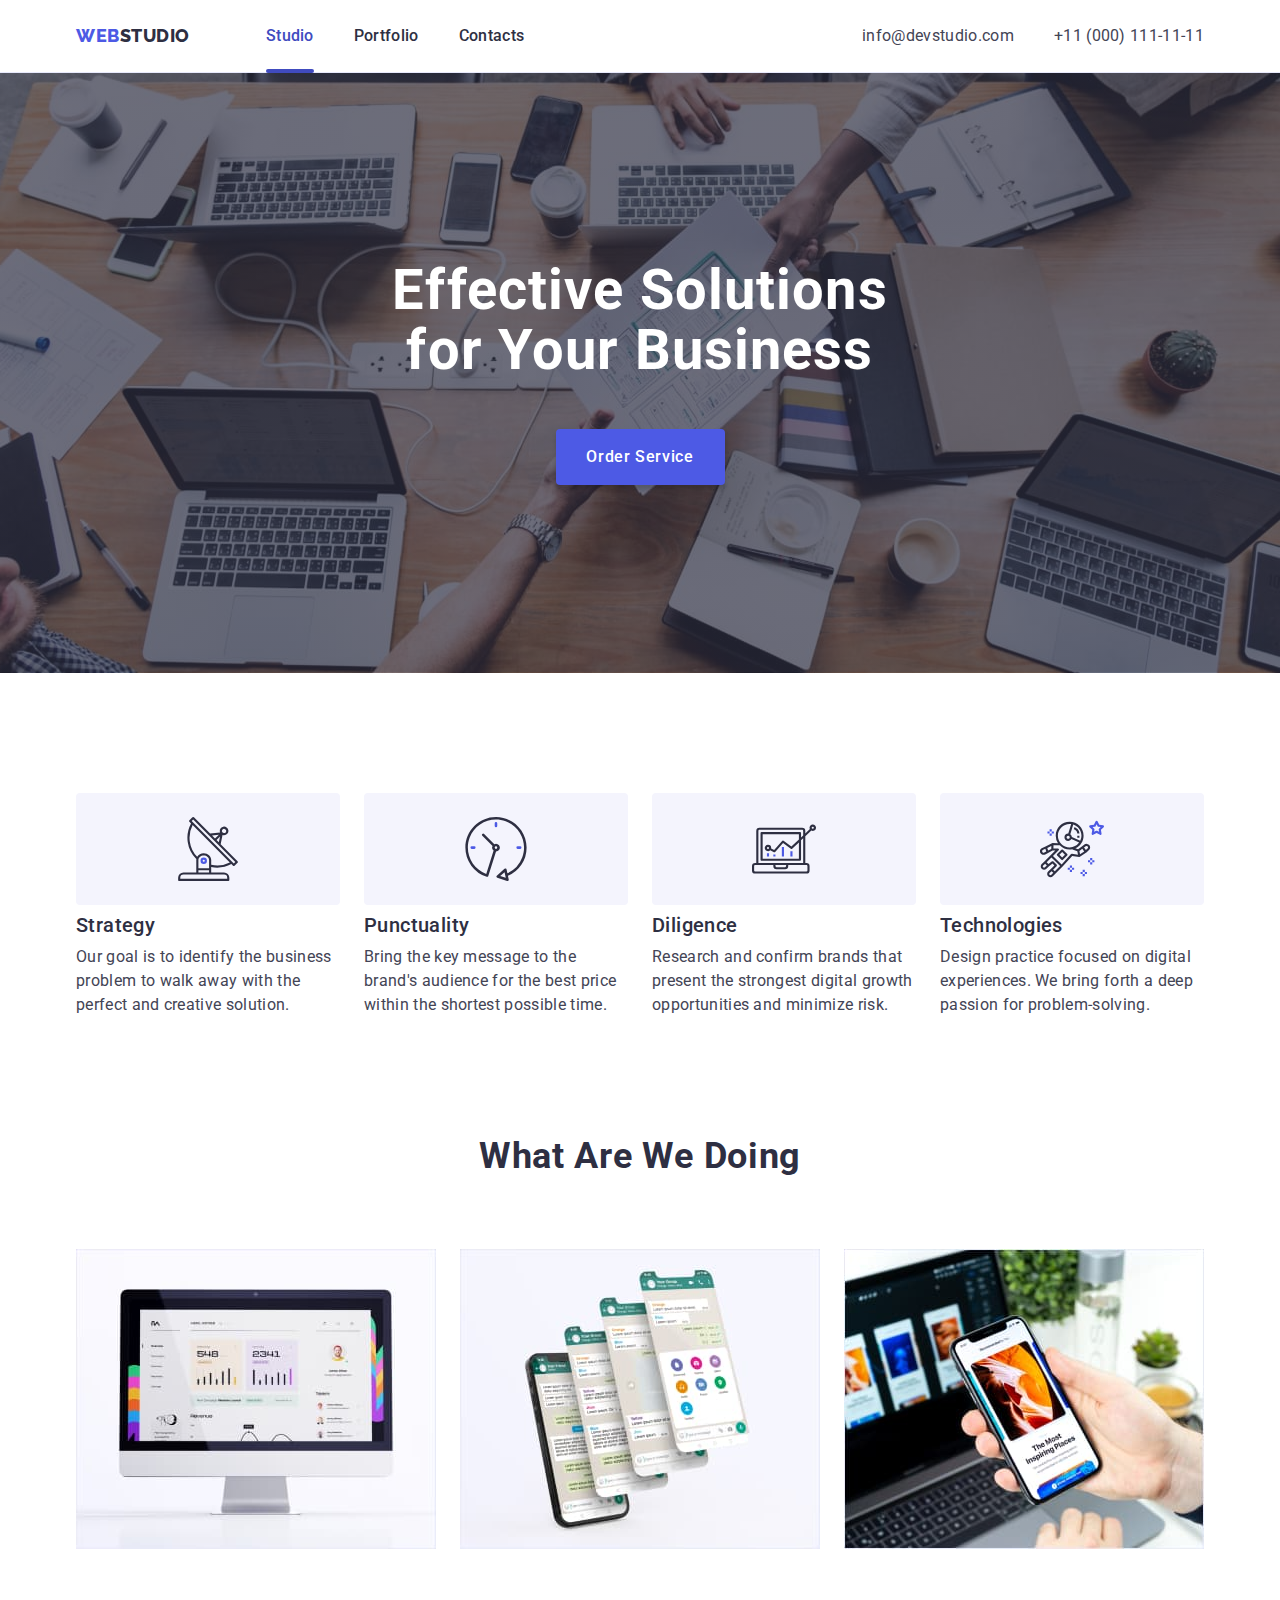
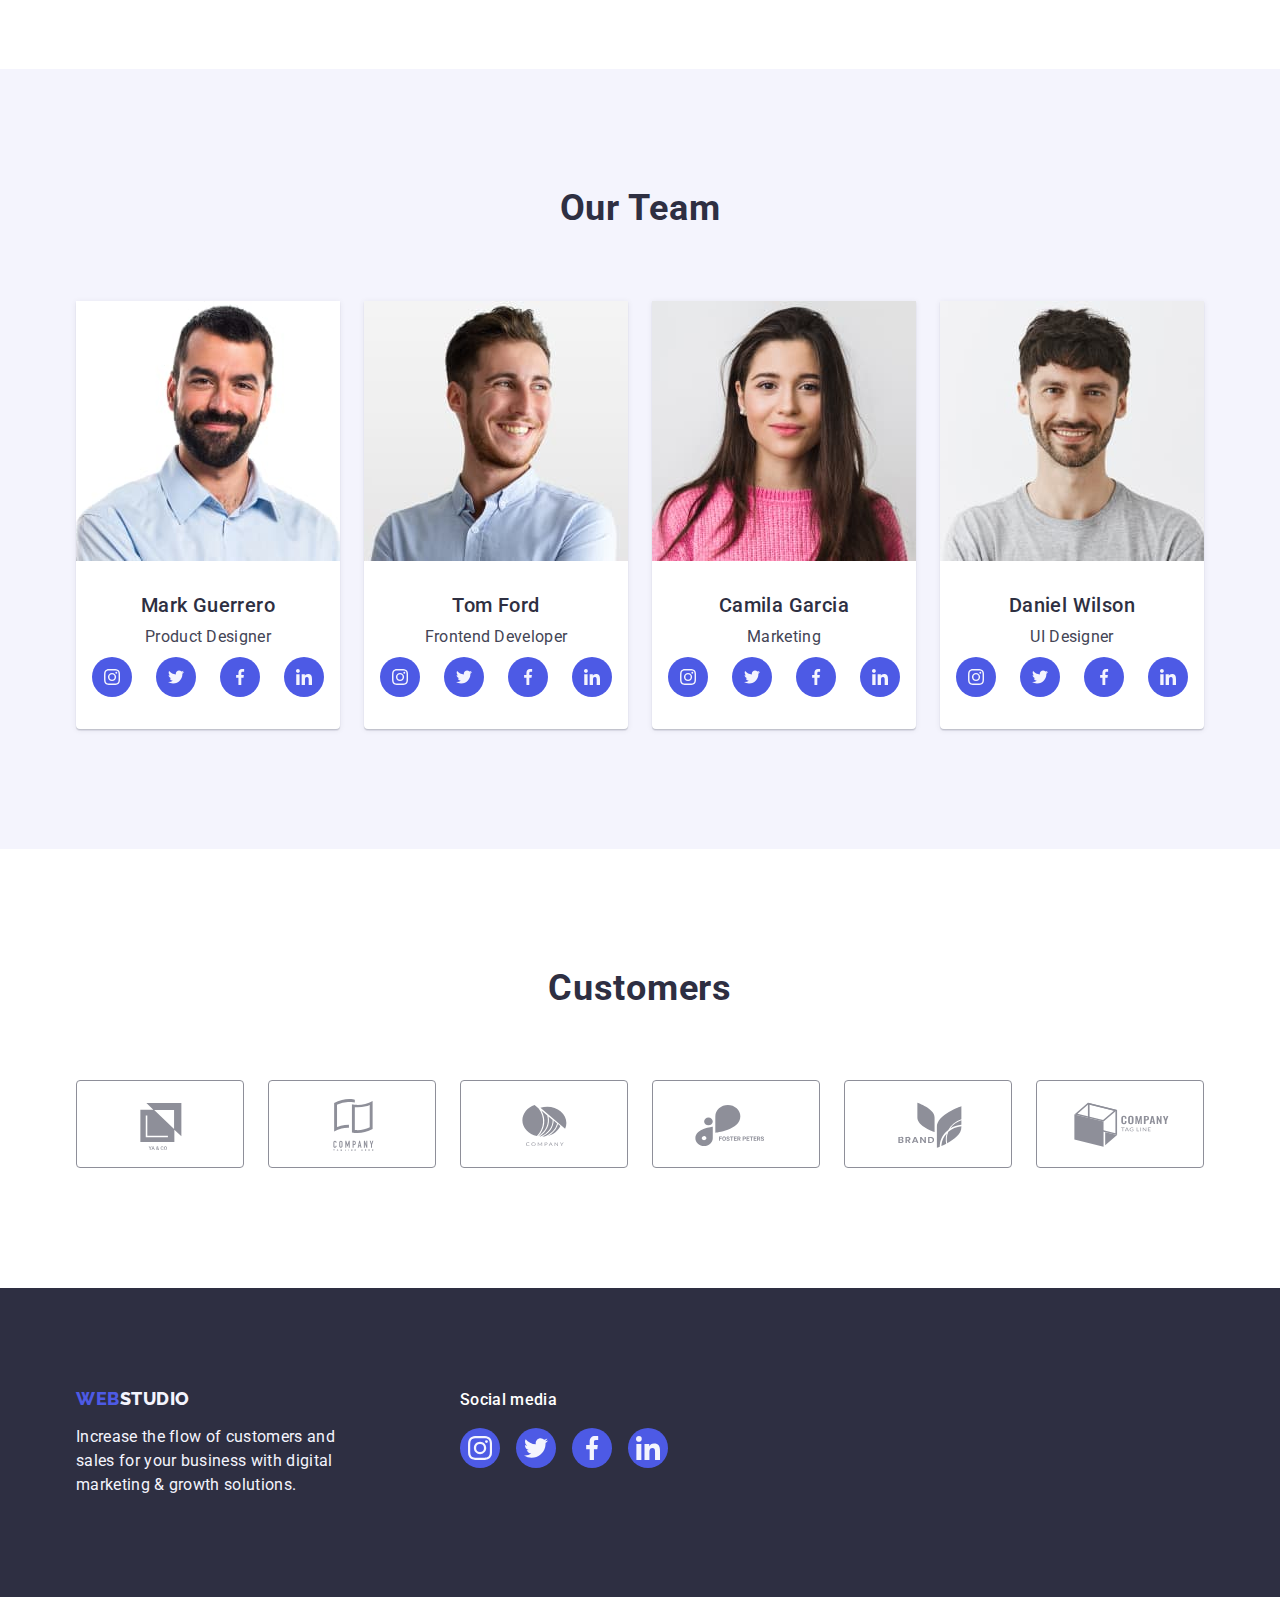
<file: index.html>
<!DOCTYPE html>
<html lang="en">
  <head>
    <meta charset="UTF-8" />
    <meta http-equiv="X-UA-Compatible" content="IE=edge" />
    <meta name="viewport" content="width=device-width, initial-scale=1.0" />
    <title>WebStudio</title>
    <link rel="preconnect" href="https://fonts.googleapis.com" />
    <link rel="preconnect" href="https://fonts.gstatic.com" crossorigin />
    <link
      href="https://fonts.googleapis.com/css2?family=Raleway:wght@800&family=Roboto:wght@400;500;700&display=swap"
      rel="stylesheet"
    />
    <link
      href="https://cdn.jsdelivr.net/npm/modern-normalize@1.1.0/modern-normalize.min.css"
      rel="stylesheet"
    />
    <link rel="stylesheet" href="./css/styles.css" />
  </head>
  <body>
    <header class="start">
      <div class="container header-container">
        <nav class="navigation">
          <a class="action link" href="./index.html"
            >Web<span class="span-color">Studio</span></a
          >
          <ul class="nav-list list">
            <li>
              <a href="./index.html" class="menu-head current link">Studio</a>
            </li>
            <li>
              <a href="./portfolio.html" class="menu-head link">Portfolio </a>
            </li>
            <li><a href="" class="menu-head link">Contacts </a></li>
          </ul>
        </nav>
        <address class="contact link">
          <ul class="contact-list list">
            <li>
              <a class="contact link" href="mailto:info@devstudio.com"
                >info@devstudio.com</a
              >
            </li>
            <li>
              <a class="contact link" href="tel:+110001111111"
                >+11 (000) 111-11-11</a
              >
            </li>
          </ul>
        </address>
      </div>
    </header>
    <main>
      <!-- section-1 -->
      <section class="hero-section">
        <div class="container">
          <h1 class="hero-text">Effective Solutions for Your Business</h1>
          <button class="button" type="button" data-modal-open>
            Order Service
          </button>
        </div>
      </section>
      <!-- section-2 -->
      <section class="second-section">
        <div class="container">
          <h2 class="title-text visually-hidden">our advantages</h2>
          <ul class="advantages-list list">
            <li class="advantages-category">
              <div class="svg-items">
                <svg class="advantages-icon" width="64" height="64">
                  <use href="./images/icons.svg#icon-antenna-1"></use>
                </svg>
              </div>
              <h3 class="title-text-list">Strategy</h3>
              <p class="main-text">
                Our goal is to identify the business problem to walk away with
                the perfect and creative solution.
              </p>
            </li>
            <li class="advantages-category">
              <div class="svg-items">
                <svg class="advantages-icon" width="64" height="64">
                  <use href="./images/icons.svg#icon-clock-1"></use>
                </svg>
              </div>
              <h3 class="title-text-list">Punctuality</h3>
              <p class="main-text">
                Bring the key message to the brand's audience for the best price
                within the shortest possible time.
              </p>
            </li>
            <li class="advantages-category">
              <div class="svg-items">
                <svg class="advantages-icon" width="64" height="64">
                  <use href="./images/icons.svg#icon-diagram-1"></use>
                </svg>
              </div>
              <h3 class="title-text-list">Diligence</h3>
              <p class="main-text">
                Research and confirm brands that present the strongest digital
                growth opportunities and minimize risk.
              </p>
            </li>
            <li class="advantages-category">
              <div class="svg-items">
                <svg class="advantages-icon" width="64" height="64">
                  <use href="./images/icons.svg#icon-astronaut-1"></use>
                </svg>
              </div>
              <h3 class="title-text-list">Technologies</h3>
              <p class="main-text">
                Design practice focused on digital experiences. We bring forth a
                deep passion for problem-solving.
              </p>
            </li>
          </ul>
        </div>
      </section>
      <!-- section-3 -->
      <section class="img-section">
        <div class="container">
          <h2 class="title-text">What Are We Doing</h2>
          <ul class="img-list list">
            <li class="img-items">
              <img
                src="./images/Rectangle71.jpg"
                height="300"
                width="360"
                alt="працюємо з кодом"
              />
            </li>
            <li class="img-items">
              <img
                src="./images/Rectangle71(1).jpg"
                height="300"
                width="360"
                alt="працюємо з програмами"
              />
            </li>
            <li class="img-items">
              <img
                src="./images/Rectangle71(2).jpg"
                height="300"
                width="360"
                alt="робимо проекти"
              />
            </li>
          </ul>
        </div>
      </section>
      <!-- section-4 -->
      <section class="team-seaction">
        <div class="container">
          <h2 class="title-text">Our Team</h2>
          <ul class="team-card-list list">
            <li class="team-card">
              <img
                src="./images/img.jpg"
                width="264"
                height="260"
                alt="Mark Guerrero"
              />
              <div class="team-info">
                <h3 class="team-name">Mark Guerrero</h3>
                <p class="team-profession">Product Designer</p>
                <ul class="social list">
                  <li class="social-items">
                    <a
                      class="social-link link"
                      href="https://www.instagram.com/"
                      target="_blank"
                      rel="noopener noreferer"
                      aria-label="instagram icon"
                      ><svg class="social-icon" width="16" height="16">
                        <use href="./images/icons.svg#icon-instagram-2"></use>
                      </svg>
                    </a>
                  </li>
                  <li class="social-items">
                    <a
                      class="social-link link"
                      href="https://twitter.com/"
                      target="_blank"
                      rel="noopener noreferer"
                      aria-label="twitter icon"
                      ><svg class="social-icon" width="16" height="16">
                        <use href="./images/icons.svg#icon-twitter-1"></use>
                      </svg>
                    </a>
                  </li>
                  <li class="social-items">
                    <a
                      class="social-link link"
                      href="https://www.facebook.com/"
                      target="_blank"
                      rel="noopener noreferer"
                      aria-label="facebook icon"
                      ><svg class="social-icon" width="16" height="16">
                        <use href="./images/icons.svg#icon-facebook-1"></use>
                      </svg>
                    </a>
                  </li>
                  <li class="social-items">
                    <a
                      class="social-link link"
                      href="https://ua.linkedin.com/"
                      target="_blank"
                      rel="noopener noreferer"
                      aria-label="linkedin icon"
                      ><svg class="social-icon" width="16" height="16">
                        <use href="./images/icons.svg#icon-linkedin-1"></use>
                      </svg>
                    </a>
                  </li>
                </ul>
              </div>
            </li>
            <li class="team-card">
              <img
                src="./images/img(1).jpg"
                width="264"
                height="260"
                alt="Tom Ford"
              />
              <div class="team-info">
                <h3 class="team-name">Tom Ford</h3>
                <p class="team-profession">Frontend Developer</p>
                <ul class="social list">
                  <li class="social-items">
                    <a
                      class="social-link link"
                      href="https://www.instagram.com/"
                      target="_blank"
                      rel="noopener noreferer"
                      aria-label="instagram icon"
                      ><svg class="social-icon" width="16" height="16">
                        <use href="./images/icons.svg#icon-instagram-2"></use>
                      </svg>
                    </a>
                  </li>
                  <li class="social-items">
                    <a
                      class="social-link link"
                      href="https://twitter.com/"
                      target="_blank"
                      rel="noopener noreferer"
                      aria-label="twitter icon"
                      ><svg class="social-icon" width="16" height="16">
                        <use href="./images/icons.svg#icon-twitter-1"></use>
                      </svg>
                    </a>
                  </li>
                  <li class="social-items">
                    <a
                      class="social-link link"
                      href="https://www.facebook.com/"
                      target="_blank"
                      rel="noopener noreferer"
                      aria-label="facebook icon"
                      ><svg class="social-icon" width="16" height="16">
                        <use href="./images/icons.svg#icon-facebook-1"></use>
                      </svg>
                    </a>
                  </li>
                  <li class="social-items">
                    <a
                      class="social-link link"
                      href="https://ua.linkedin.com/"
                      target="_blank"
                      rel="noopener noreferer"
                      aria-label="linkedin icon"
                      ><svg class="social-icon" width="16" height="16">
                        <use href="./images/icons.svg#icon-linkedin-1"></use>
                      </svg>
                    </a>
                  </li>
                </ul>
              </div>
            </li>
            <li class="team-card">
              <img
                src="./images/img(2).jpg"
                width="264"
                height="260"
                alt="Camila Garcia"
              />
              <div class="team-info">
                <h3 class="team-name">Camila Garcia</h3>
                <p class="team-profession">Marketing</p>
                <ul class="social list">
                  <li class="social-items">
                    <a
                      class="social-link link"
                      href="https://www.instagram.com/"
                      target="_blank"
                      rel="noopener noreferer"
                      aria-label="instagram icon"
                      ><svg class="social-icon" width="16" height="16">
                        <use href="./images/icons.svg#icon-instagram-2"></use>
                      </svg>
                    </a>
                  </li>
                  <li class="social-items">
                    <a
                      class="social-link link"
                      href="https://twitter.com/"
                      target="_blank"
                      rel="noopener noreferer"
                      aria-label="twitter icon"
                      ><svg class="social-icon" width="16" height="16">
                        <use href="./images/icons.svg#icon-twitter-1"></use>
                      </svg>
                    </a>
                  </li>
                  <li class="social-items">
                    <a
                      class="social-link link"
                      href="https://www.facebook.com/"
                      target="_blank"
                      rel="noopener noreferer"
                      aria-label="facebook icon"
                      ><svg class="social-icon" width="16" height="16">
                        <use href="./images/icons.svg#icon-facebook-1"></use>
                      </svg>
                    </a>
                  </li>
                  <li class="social-items">
                    <a
                      class="social-link link"
                      href="https://ua.linkedin.com/"
                      target="_blank"
                      rel="noopener noreferer"
                      aria-label="linkedin icon"
                      ><svg class="social-icon" width="16" height="16">
                        <use href="./images/icons.svg#icon-linkedin-1"></use>
                      </svg>
                    </a>
                  </li>
                </ul>
              </div>
            </li>
            <li class="team-card">
              <img
                src="./images/img(3).jpg"
                width="264"
                height="260"
                alt="Daniel Wilson"
              />
              <div class="team-info">
                <h3 class="team-name">Daniel Wilson</h3>
                <p class="team-profession">UI Designer</p>
                <ul class="social list">
                  <li class="social-items">
                    <a
                      class="social-link link"
                      href="https://www.instagram.com/"
                      target="_blank"
                      rel="noopener noreferer"
                      aria-label="instagram icon"
                      ><svg class="social-icon" width="16" height="16">
                        <use href="./images/icons.svg#icon-instagram-2"></use>
                      </svg>
                    </a>
                  </li>
                  <li class="social-items">
                    <a
                      class="social-link link"
                      href="https://twitter.com/"
                      target="_blank"
                      rel="noopener noreferer"
                      aria-label="twitter icon"
                      ><svg class="social-icon" width="16" height="16">
                        <use href="./images/icons.svg#icon-twitter-1"></use>
                      </svg>
                    </a>
                  </li>
                  <li class="social-items">
                    <a
                      class="social-link link"
                      href="https://www.facebook.com/"
                      target="_blank"
                      rel="noopener noreferer"
                      aria-label="facebook icon"
                      ><svg class="social-icon" width="16" height="16">
                        <use href="./images/icons.svg#icon-facebook-1"></use>
                      </svg>
                    </a>
                  </li>
                  <li class="social-items">
                    <a
                      class="social-link link"
                      href="https://ua.linkedin.com/"
                      target="_blank"
                      rel="noopener noreferer"
                      aria-label="linkedin icon"
                      ><svg class="social-icon" width="16" height="16">
                        <use href="./images/icons.svg#icon-linkedin-1"></use>
                      </svg>
                    </a>
                  </li>
                </ul>
              </div>
            </li>
          </ul>
        </div>
      </section>
      <!-- section-5 -->
      <section class="clients">
        <div class="container">
          <h2 class="title-text-clients">Customers</h2>
          <ul class="client-list list">
            <li class="client-items">
              <a href="#" class="client-sites">
                <svg class="client-icons" width="104" height="56">
                  <use href="./images/icons.svg#icon-Logo"></use>
                </svg>
              </a>
            </li>
            <li class="client-items">
              <a href="#" class="client-sites">
                <svg class="client-icons" width="104" height="56">
                  <use href="./images/icons.svg#icon-Logo-1"></use>
                </svg>
              </a>
            </li>
            <li class="client-items">
              <a href="#" class="client-sites">
                <svg class="client-icons" width="104" height="56">
                  <use href="./images/icons.svg#icon-Logo-2"></use>
                </svg>
              </a>
            </li>
            <li class="client-items">
              <a href="#" class="client-sites">
                <svg class="client-icons" width="104" height="56">
                  <use href="./images/icons.svg#icon-Logo-3"></use>
                </svg>
              </a>
            </li>
            <li class="client-items">
              <a href="#" class="client-sites">
                <svg class="client-icons" width="104" height="56">
                  <use href="./images/icons.svg#icon-Logo-4"></use>
                </svg>
              </a>
            </li>
            <li class="client-items">
              <a href="#" class="client-sites">
                <svg class="client-icons" width="104" height="56">
                  <use href="./images/icons.svg#icon-Logo-5"></use>
                </svg>
              </a>
            </li>
          </ul>
        </div>
      </section>
    </main>
    <footer class="bottom-section">
      <div class="container footer-container">
        <div class="footer-text">
          <a class="action-footer link" href="./index.html"
            >Web<span class="span-color-secondary">Studio</span></a
          >
          <p class="notes">
            Increase the flow of customers and sales for your business with
            digital marketing & growth solutions.
          </p>
        </div>
        <div class="footer-social">
          <p class="social-media-buttom">Social media</p>
          <ul class="social-footer list">
            <li class="social-items">
              <a
                class="social-link-footer link"
                href="https://www.instagram.com/"
                target="_blank"
                rel="noopener noreferer"
                aria-label="instagram icon"
                ><svg class="social-icon" width="24" height="24">
                  <use href="./images/icons.svg#icon-instagram-2"></use>
                </svg>
              </a>
            </li>
            <li class="social-items">
              <a
                class="social-link-footer link"
                href="https://twitter.com/"
                target="_blank"
                rel="noopener noreferer"
                aria-label="twitter icon"
                ><svg class="social-icon" width="24" height="24">
                  <use href="./images/icons.svg#icon-twitter-1"></use>
                </svg>
              </a>
            </li>
            <li class="social-items">
              <a
                class="social-link-footer link"
                href="https://www.facebook.com/"
                target="_blank"
                rel="noopener noreferer"
                aria-label="facebook icon"
                ><svg class="social-icon" width="24" height="24">
                  <use href="./images/icons.svg#icon-facebook-1"></use>
                </svg>
              </a>
            </li>
            <li class="social-items">
              <a
                class="social-link-footer link"
                href="https://ua.linkedin.com/"
                target="_blank"
                rel="noopener noreferer"
                aria-label="linkedin icon"
                ><svg class="social-icon" width="24" height="24">
                  <use href="./images/icons.svg#icon-linkedin-1"></use>
                </svg>
              </a>
            </li>
          </ul>
        </div>
      </div>
    </footer>
    <div class="backdrop is-hidden" data-modal>
      <div class="modal">
        <button class="modal-btn" type="button" data-modal-close>
          <svg class="modal-icon" width="8" height="8">
            <use href="./images/icons.svg#icon-Vector"></use>
          </svg>
        </button>
      </div>
    </div>
    <script src="./js/modal.js"></script>
  </body>
</html>
</file>
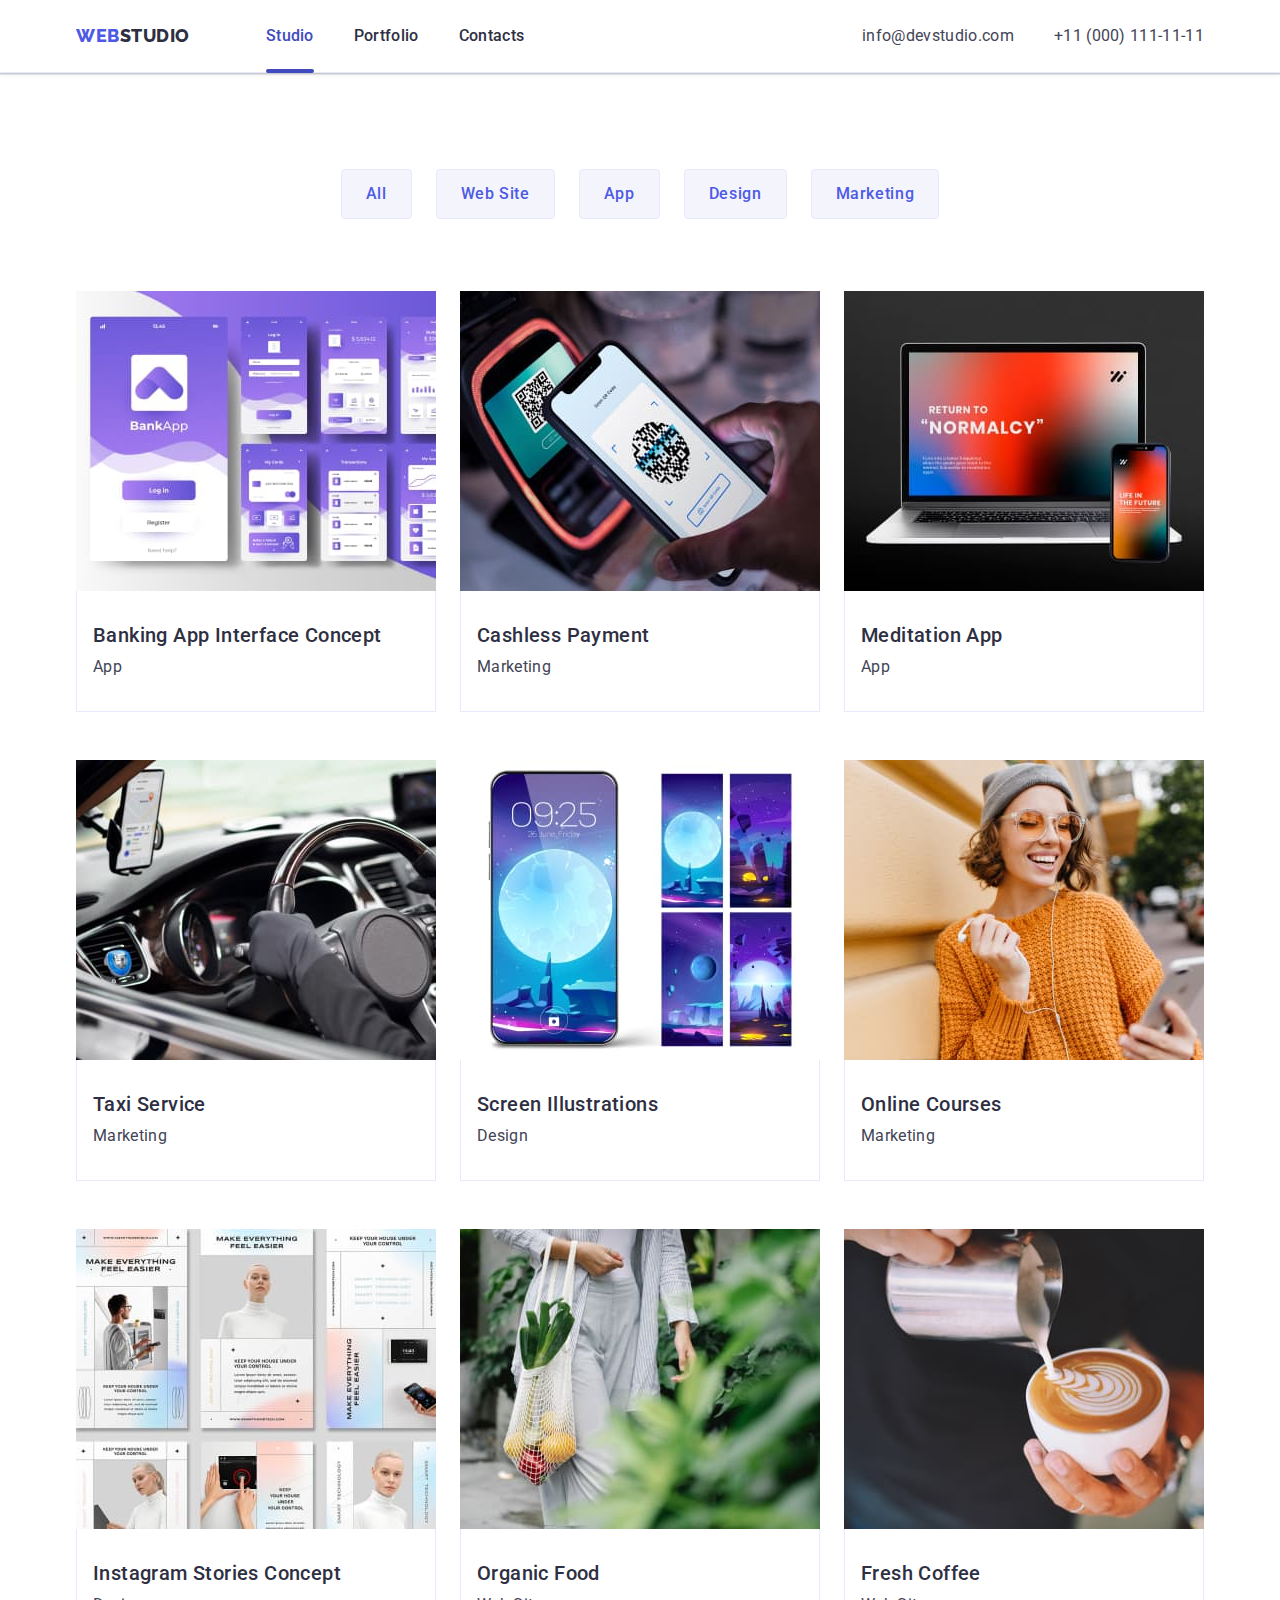
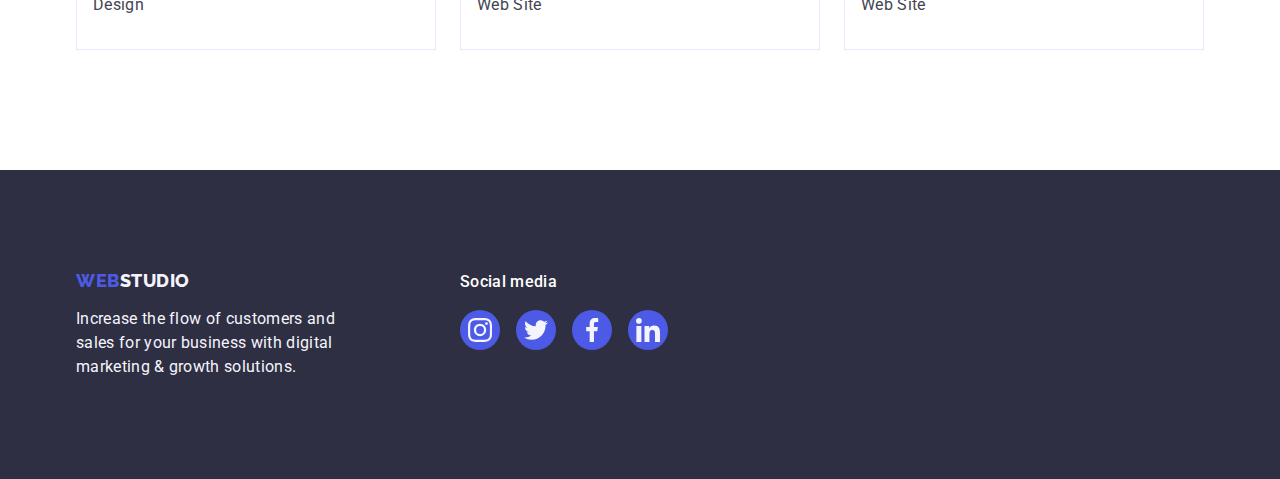
<file: portfolio.html>
<!DOCTYPE html>
<html lang="en">
  <head>
    <meta charset="UTF-8" />
    <meta http-equiv="X-UA-Compatible" content="IE=edge" />
    <meta name="viewport" content="width=device-width, initial-scale=1.0" />
    <title>WebStudio</title>
    <link rel="preconnect" href="https://fonts.googleapis.com" />
    <link rel="preconnect" href="https://fonts.gstatic.com" crossorigin />
    <link
      href="https://fonts.googleapis.com/css2?family=Raleway:wght@800&family=Roboto:wght@400;500;700&display=swap"
      rel="stylesheet"
    />
    <link
      href="https://cdn.jsdelivr.net/npm/modern-normalize@1.1.0/modern-normalize.min.css"
      rel="stylesheet"
    />
    <link rel="stylesheet" href="./css/styles.css" />
  </head>
  <body>
    <header class="start">
      <div class="container header-container">
        <nav class="navigation">
          <a class="action link" href="./index.html"
            >Web<span class="span-color">Studio</span></a
          >
          <ul class="nav-list list">
            <li>
              <a href="./index.html" class="menu-head current link">Studio</a>
            </li>
            <li>
              <a href="./portfolio.html" class="menu-head link">Portfolio </a>
            </li>
            <li><a href="" class="menu-head link">Contacts </a></li>
          </ul>
        </nav>
        <address class="contact link">
          <ul class="contact-list list">
            <li>
              <a class="contact link" href="mailto:info@devstudio.com"
                >info@devstudio.com</a
              >
            </li>
            <li>
              <a class="contact link" href="tel:+110001111111"
                >+11 (000) 111-11-11</a
              >
            </li>
          </ul>
        </address>
      </div>
    </header>
    <main>
      <section class="portfolio-section">
        <div class="container">
          <h1 class="visually-hidden">Examples of what we do</h1>
          <ul class="button-list list">
            <li><button class="button-items" type="button">All</button></li>
            <li>
              <button class="button-items" type="button">Web Site</button>
            </li>
            <li><button class="button-items" type="button">App</button></li>
            <li><button class="button-items" type="button">Design</button></li>
            <li>
              <button class="button-items" type="button">Marketing</button>
            </li>
          </ul>
          <ul class="examples-list list">
            <li class="examples-items">
              <a class="link-card link" href="">
                <div class="team-box">
                  <img
                    src="./images/img12.jpg"
                    height="300"
                    width="360"
                    alt="створення банківських додатків"
                  />

                  <p class="overlay-label">
                    14 Stylish and User-Friendly App Design Concepts · Task
                    Manager App · Calorie Tracker App · Exotic Fruit Ecommerce
                    App · Cloud Storage App
                  </p>
                </div>
                <div class="examples-info-items">
                  <h2 class="title-text-list">Banking App Interface Concept</h2>
                  <p class="main-text">App</p>
                </div>
              </a>
            </li>
            <li class="examples-items">
              <a class="link-card link" href="">
                <div class="team-box">
                  <img
                    src="./images/img11.jpg"
                    height="300"
                    width="360"
                    alt="застосунки для оплати"
                  />

                  <p class="overlay-label">
                    14 Stylish and User-Friendly App Design Concepts · Task
                    Manager App · Calorie Tracker App · Exotic Fruit Ecommerce
                    App · Cloud Storage App
                  </p>
                </div>
                <div class="examples-info-items">
                  <h2 class="title-text-list">Cashless Payment</h2>
                  <p class="main-text">Marketing</p>
                </div>
              </a>
            </li>
            <li class="examples-items">
              <a class="link-card link" href="">
                <div class="team-box">
                  <img
                    src="./images/img10.jpg"
                    height="300"
                    width="360"
                    alt="застосунки для медитації"
                  />

                  <p class="overlay-label">
                    14 Stylish and User-Friendly App Design Concepts · Task
                    Manager App · Calorie Tracker App · Exotic Fruit Ecommerce
                    App · Cloud Storage App
                  </p>
                </div>
                <div class="examples-info-items">
                  <h2 class="title-text-list">Meditation App</h2>
                  <p class="main-text">App</p>
                </div>
              </a>
            </li>
            <li class="examples-items">
              <a class="link-card link" href="">
                <div class="team-box">
                  <img
                    src="./images/img9.jpg"
                    height="300"
                    width="360"
                    alt="сервіси для таксі"
                  />

                  <p class="overlay-label">
                    14 Stylish and User-Friendly App Design Concepts · Task
                    Manager App · Calorie Tracker App · Exotic Fruit Ecommerce
                    App · Cloud Storage App
                  </p>
                </div>
                <div class="examples-info-items">
                  <h2 class="title-text-list">Taxi Service</h2>
                  <p class="main-text">Marketing</p>
                </div>
              </a>
            </li>
            <li class="examples-items">
              <a class="link-card link" href="">
                <div class="team-box">
                  <img
                    src="./images/img8.jpg"
                    height="300"
                    width="360"
                    alt="ілюстрації для єкрану"
                  />

                  <p class="overlay-label">
                    14 Stylish and User-Friendly App Design Concepts · Task
                    Manager App · Calorie Tracker App · Exotic Fruit Ecommerce
                    App · Cloud Storage App
                  </p>
                </div>
                <div class="examples-info-items">
                  <h2 class="title-text-list">Screen Illustrations</h2>
                  <p class="main-text">Design</p>
                </div>
              </a>
            </li>
            <li class="examples-items">
              <a class="link-card link" href="">
                <div class="team-box">
                  <img
                    src="./images/img7.jpg"
                    height="300"
                    width="360"
                    alt="онлайн курси"
                  />

                  <p class="overlay-label">
                    14 Stylish and User-Friendly App Design Concepts · Task
                    Manager App · Calorie Tracker App · Exotic Fruit Ecommerce
                    App · Cloud Storage App
                  </p>
                </div>
                <div class="examples-info-items">
                  <h2 class="title-text-list">Online Courses</h2>
                  <p class="main-text">Marketing</p>
                </div>
              </a>
            </li>
            <li class="examples-items">
              <a class="link-card link" href="">
                <div class="team-box">
                  <img
                    src="./images/img6.jpg"
                    height="300"
                    width="360"
                    alt="концепт для сторіс"
                  />

                  <p class="overlay-label">
                    14 Stylish and User-Friendly App Design Concepts · Task
                    Manager App · Calorie Tracker App · Exotic Fruit Ecommerce
                    App · Cloud Storage App
                  </p>
                </div>
                <div class="examples-info-items">
                  <h2 class="title-text-list">Instagram Stories Concept</h2>
                  <p class="main-text">Design</p>
                </div>
              </a>
            </li>
            <li class="examples-items">
              <a class="link-card link" href="">
                <div class="team-box">
                  <img
                    src="./images/img5.jpg"
                    height="300"
                    width="360"
                    alt="сервіси для продажу органічної їжи"
                  />

                  <p class="overlay-label">
                    14 Stylish and User-Friendly App Design Concepts · Task
                    Manager App · Calorie Tracker App · Exotic Fruit Ecommerce
                    App · Cloud Storage App
                  </p>
                </div>
                <div class="examples-info-items">
                  <h2 class="title-text-list">Organic Food</h2>
                  <p class="main-text">Web Site</p>
                </div>
              </a>
            </li>
            <li class="examples-items">
              <a class="link-card link" href="">
                <div class="team-box">
                  <img
                    src="./images/img4.jpg"
                    height="300"
                    width="360"
                    alt="сайт для кавьярень"
                  />

                  <p class="overlay-label">
                    14 Stylish and User-Friendly App Design Concepts · Task
                    Manager App · Calorie Tracker App · Exotic Fruit Ecommerce
                    App · Cloud Storage App
                  </p>
                </div>
                <div class="examples-info-items">
                  <h2 class="title-text-list">Fresh Coffee</h2>
                  <p class="main-text">Web Site</p>
                </div>
              </a>
            </li>
          </ul>
        </div>
      </section>
    </main>
    <footer class="bottom-section">
      <div class="container footer-container">
        <div class="footer-text">
          <a class="action-footer link" href="./index.html"
            >Web<span class="span-color-secondary">Studio</span></a
          >
          <p class="notes">
            Increase the flow of customers and sales for your business with
            digital marketing & growth solutions.
          </p>
        </div>
        <div class="footer-social">
          <p class="social-media-buttom">Social media</p>
          <ul class="social-footer list">
            <li class="social-items">
              <a
                class="social-link-footer link"
                href="https://www.instagram.com/"
                target="_blank"
                rel="noopener noreferer"
                aria-label="instagram icon"
                ><svg class="social-icon" width="24" height="24">
                  <use href="./images/icons.svg#icon-instagram-2"></use>
                </svg>
              </a>
            </li>
            <li class="social-items">
              <a
                class="social-link-footer link"
                href="https://twitter.com/"
                target="_blank"
                rel="noopener noreferer"
                aria-label="twitter icon"
                ><svg class="social-icon" width="24" height="24">
                  <use href="./images/icons.svg#icon-twitter-1"></use>
                </svg>
              </a>
            </li>
            <li class="social-items">
              <a
                class="social-link-footer link"
                href="https://www.facebook.com/"
                target="_blank"
                rel="noopener noreferer"
                aria-label="facebook icon"
                ><svg class="social-icon" width="24" height="24">
                  <use href="./images/icons.svg#icon-facebook-1"></use>
                </svg>
              </a>
            </li>
            <li class="social-items">
              <a
                class="social-link-footer link"
                href="https://ua.linkedin.com/"
                target="_blank"
                rel="noopener noreferer"
                aria-label="linkedin icon"
                ><svg class="social-icon" width="24" height="24">
                  <use href="./images/icons.svg#icon-linkedin-1"></use>
                </svg>
              </a>
            </li>
          </ul>
        </div>
      </div>
    </footer>
  </body>
</html>
</file>
<file: css/styles.css>
/* General */
html {
  box-sizing: border-box;
}
*,
*::before,
::after {
  box-sizing: inherit;
}
:root {
  --background-color: #ffffff;
  --color-primery: #2e2f42;
  --color-secondary: #434455;
  --color-action: #4d5ae5;
  --color-active-action: #404bbf;
  --color-section: #f4f4fd;
  --color-portfolio: #e5e5e5;
  --color-border-button: #e7e9fc;
  --color-client-website: #8e8f99;
  --color-background-social: #31d0aa;
  --modal-color: #fcfcfc;
}
body {
  font-family: "Roboto", sans-serif;
  color: var(--color-secondary);
  background-color: #ffffff;
}

.container {
  width: 1158px;
  margin-left: auto;
  margin-right: auto;
  padding-left: 15px;
  padding-right: 15px;
  align-items: center;
}
.link {
  text-decoration: none;
}

.visually-hidden {
  position: absolute;
  width: 1px;
  height: 1px;
  margin: -1px;
  border: 0;
  padding: 0;

  white-space: nowrap;
  clip-path: inset(100%);
  clip: rect(0 0 0 0);
  overflow: hidden;
}
/* reset start */

h1,
h2,
h1,
p {
  margin: 0;
}
img {
  display: block;
}
/* reset end */

/* Header */
.start {
  border-bottom: 1px solid #e7e9fc;
  display: flex;
  align-items: center;
  justify-content: space-between;
  background-color: #ffffff;
  color: var(--color-primery);
  font-weight: 500;
  font-size: 16px;
  line-height: 1.5;
  box-shadow: 0px 2px 1px rgba(46, 47, 66, 0.08),
    0px 1px 1px rgba(46, 47, 66, 0.16), 0px 1px 6px rgba(46, 47, 66, 0.08);
}
.header-container {
  display: flex;
}
.navigation {
  display: flex;
  align-items: center;
  justify-content: center;
  margin-right: auto;
}
.action {
  margin-right: 76px;
  font-family: "Raleway", sans-serif;
  color: var(--color-action);
  letter-spacing: 0.03em;
  text-transform: uppercase;
  text-decoration: none;
  font-weight: 800;
  font-size: 18px;
  line-height: 1.17;
}
.span-color {
  color: var(--color-primery);
}
.nav-list {
  display: flex;
  align-items: center;
  gap: 40px;
}
.menu-head {
  display: block;
  position: relative;
  padding-top: 24px;
  padding-bottom: 24px;
  text-decoration: none;
  letter-spacing: 0.02em;
  color: var(--color-primery);
  font-weight: 500;
  font-size: 16px;
  line-height: 1.5;
  transition: color 250ms cubic-bezier(0.4, 0, 0.2, 1);
}
.menu-head:focus {
  color: var(--color-active-action);
}
.menu-head:hover {
  color: var(--color-active-action);
}

.menu-head::after {
  transition: 250ms cubic-bezier(0.4, 0, 0.2, 1);
  content: "";
  position: absolute;
  left: 0px;
  top: 69px;
  display: block;
  width: 100%;
  height: 4px;
  border-radius: 2px;
}
.menu-head.current {
  color: var(--color-active-action);
}

.menu-head.current::after,
.menu-head:focus::after,
.menu-head:hover::after {
  background-color: var(--color-active-action);
}

.contact-list {
  display: flex;
  align-items: center;
  gap: 40px;
}

.list {
  list-style: none;
  margin: 0;
  padding: 0;
}
.contact {
  font-style: normal;
}
.contact {
  text-decoration: none;
  color: var(--color-secondary);
  letter-spacing: 0.02em;
  font-weight: 400;
  font-size: 16px;
  line-height: 1.5;
  transition: color 250ms cubic-bezier(0.4, 0, 0.2, 1);
}
.contact:hover {
  color: var(--color-active-action);
}
.contact:focus {
  color: var(--color-active-action);
}

/* body */

/* Section-1 */

.hero-section {
  /* background-color: var(--color-primery); */
  background-image: linear-gradient(
      rgba(46, 47, 66, 0.7),
      rgba(46, 47, 66, 0.7)
    ),
    url(../images/people-office.jpg);
  max-width: 1440px;
  margin-left: auto;
  margin-right: auto;
  background-repeat: no-repeat;
  background-position: center;
  background-size: cover;
  padding: 188px 0;
}
.hero-text {
  margin: auto;
  padding: auto;
  max-width: 496px;
  color: var(--background-color);
  font-weight: 700;
  font-size: 56px;
  line-height: 1.07;
  text-align: center;
  letter-spacing: 0.02em;
  margin-bottom: 48px;
}
.button {
  display: block;
  margin: auto;
  min-width: 169px;
  min-height: 56px;
  border-radius: 4px;
  font-family: "Roboto", sans-serif;
  border: none;
  color: var(--background-color);
  background-color: var(--color-action);
  cursor: pointer;
  font-weight: 500;
  font-size: 16px;
  line-height: 1.5;
  letter-spacing: 0.04em;
  box-shadow: 0px 4px 4px rgba(0, 0, 0, 0.15);
  border-radius: 4px;
  transition: background-color 250ms cubic-bezier(0.4, 0, 0.2, 1);
}
.button:hover {
  background-color: var(--color-active-action);
}
.button:focus {
  background-color: var(--color-active-action);
}

.backdrop {
  position: fixed;
  top: 0;
  left: 0;
  height: 100%;
  width: 100%;
  background-color: rgba(46, 47, 66, 0.4);
  transition: opacity 250ms cubic-bezier(0.4, 0, 0.2, 1),
    visibility 250ms cubic-bezier(0.4, 0, 0.2, 1);
}
.modal {
  position: absolute;
  background-color: var(--modal-color);

  top: 50%;
  left: 50%;
  transform: translate(-50%, -50%);
  width: 408px;
  min-height: 576px;
  padding: 24px;
  transition: transform 250ms cubic-bezier(0.4, 0, 0.2, 1);
  box-shadow: 0px 1px 1px rgba(0, 0, 0, 0.14), 0px 1px 3px rgba(0, 0, 0, 0.12),
    0px 2px 1px rgba(0, 0, 0, 0.2);
  border-radius: 4px;
}
.modal-btn {
  position: absolute;
  top: 24px;
  right: 24px;
  width: 24px;
  height: 24px;
  border-radius: 50%;
  display: flex;
  justify-content: center;
  align-items: center;
  justify-content: center;
  padding: 0;
  transition: background-color 250ms cubic-bezier(0.4, 0, 0.2, 1),
    border 250ms cubic-bezier(0.4, 0, 0.2, 1);
  cursor: pointer;

  background: #e7e9fc;
  border: 1px solid rgba(0, 0, 0, 0.1);
}
.modal-btn:hover {
  background-color: #404bbf;
  border: none;
  fill: #ffffff;
}
.modal-btn:focus {
  background-color: #404bbf;
  border: none;
  fill: #ffffff;
}
.modal-icon {
  transition: fill 250ms cubic-bezier(0.4, 0, 0.2, 1);
}
.backdrop.is-hidden {
  opacity: 0;
  visibility: hidden;
  pointer-events: none;
}

/* Section-2 */

.second-section {
  padding: 120px 0;
}
.svg-items {
  display: flex;
  justify-content: center;
  align-items: center;

  width: 264px;
  height: 112px;
  background: var(--color-section);
  border-radius: 4px;
  margin-bottom: 8px;
}
.advantages-icon {
  display: flex;
  justify-content: center;
}

.title-text {
  margin-bottom: 72px;
  color: var(--color-primery);
  text-transform: capitalize;
  font-weight: 700;
  font-size: 36px;
  line-height: 1.11;
  text-align: center;
  letter-spacing: 0.02em;
  text-transform: capitalize;
}
.advantages-list {
  display: flex;
  gap: 24px;
}
.advantages-category {
  width: calc((100% - 72px) / 4);
}
.title-text-list {
  margin-bottom: 8px;
  margin-top: 0;
  color: var(--color-primery);
  font-weight: 500;
  font-size: 20px;
  line-height: 1.2;
  letter-spacing: 0.02em;
}
.main-text {
  color: var(--color-secondary);
  font-weight: 400;
  font-size: 16px;
  line-height: 1.5;
  letter-spacing: 0.02em;
}

/* Section-3 */

.img-section {
  padding-bottom: 120px;
}
.img-list {
  display: flex;
  gap: 24px;
}
.img-items {
  width: calc((100% - 48px) / 3);
}

/* Section-4 */

.team-seaction {
  background-color: var(--color-section);
  padding: 120px 0;
}
.team-card-list {
  display: flex;
  gap: 24px;
}
.team-card {
  box-shadow: 0px 1px 6px rgba(46, 47, 66, 0.08),
    0px 1px 1px rgba(46, 47, 66, 0.16), 0px 2px 1px rgba(46, 47, 66, 0.08);
  border-radius: 0px 0px 4px 4px;
  background-color: var(--background-color);
  width: calc((100% - 72px) / 4);
}

.overlay-label {
  width: 100%;
  height: 100%;
  text-align: left;
  position: absolute;
  top: 0;
  font-size: 16px;
  line-height: 1.5;
  letter-spacing: 0.02em;
  color: var(--color-section);
  padding: 40px 32px;
  background-color: var(--color-action);

  position: absolute;

  top: 0;
  left: 0;
  transform: translateY(100%);
  transition: transform 250ms cubic-bezier(0.4, 0, 0.2, 1);
}

.team-box {
  position: relative;
  overflow: hidden;
}
.team-box:hover .overlay,
.team-box:focus .overlay {
  transform: translateY(0);
}
.team-info {
  padding: 32px 0;
  border-radius: 0px 0px 4px 4px;
}
.team-name {
  margin-bottom: 8px;
  margin-top: 0;
  color: var(--color-primery);
  font-weight: 500;
  font-size: 20px;
  line-height: 1.2;
  text-align: center;
  letter-spacing: 0.02em;
}
.team-profession {
  margin-bottom: 8px;
  color: var(--color-secondary);
  font-weight: 400;
  font-size: 16px;
  line-height: 1.5;
  letter-spacing: 0.02em;
  text-align: center;
}
.social {
  display: flex;
  justify-content: center;
  gap: 24px;
}

.social-link {
  display: flex;
  justify-content: center;
  align-items: center;
  width: 40px;
  height: 40px;
  background-color: var(--color-action);
  border-radius: 50%;
  transition: background-color 250ms cubic-bezier(0.4, 0, 0.2, 1);
}
.social-link:hover,
.social-link:focus {
  background-color: var(--color-active-action);
}
.social-icon {
  fill: var(--color-section);
}

/* Section-5 */
.title-text-clients {
  margin-bottom: 72px;
  color: var(--color-primery);
  text-transform: capitalize;
  font-weight: 700;
  font-size: 36px;
  line-height: 1.1;
  text-align: center;
  letter-spacing: 0.02em;
  text-transform: capitalize;
}
.clients {
  padding: 120px 0;
}
.client-list {
  display: flex;
  justify-content: center;
  align-items: center;
  gap: 24px;
}

.client-sites {
  display: flex;
  justify-content: center;
  align-items: center;
  width: 168px;
  height: 88px;
  border: 1px solid #8e8f99;
  border-radius: 4px;
  background-color: var(--background-color);
  color: var(--color-client-website);
  transition: border-color 250ms cubic-bezier(0.4, 0, 0.2, 1),
    color 250ms cubic-bezier(0.4, 0, 0.2, 1);
}
.client-sites:hover,
.client-sites:focus {
  color: var(--color-active-action);
  border-color: #404bbf;
}
.client-icons {
  fill: currentColor;
}

/* Footer */
.footer-container {
  display: flex;
  align-items: baseline;
  gap: 120px;
}
.social-footer {
  display: flex;
  justify-content: center;
  gap: 16px;
}
.social-link-footer {
  display: flex;
  justify-content: center;
  align-items: center;
  width: 40px;
  height: 40px;
  background-color: var(--color-action);
  border-radius: 50%;

  transition: background-color 250ms cubic-bezier(0.4, 0, 0.2, 1);
}
.social-link-footer:hover,
.social-link-footer:focus {
  background-color: var(--color-background-social);
}
.bottom-section {
  background-color: var(--color-primery);
  padding: 100px 0;
}

.action-footer {
  display: inline-block;
  margin-bottom: 16px;
  font-family: "Raleway", sans-serif;
  color: var(--color-action);
  letter-spacing: 0.03em;
  text-transform: uppercase;
  text-decoration: none;
  font-weight: 800;
  font-size: 18px;
  line-height: 1.17;
}
.span-color-secondary {
  color: var(--color-section);
}
.notes {
  width: 264px;
  color: var(--color-section);
  font-weight: 400;
  font-size: 16px;
  line-height: 1.5;
  letter-spacing: 0.02em;
}
.social-media-buttom {
  color: var(--background-color);
  font-weight: 500;
  font-size: 16px;
  line-height: 1.5;
  letter-spacing: 0.02em;
  margin-bottom: 16px;
}

/* Section-Portfolio */

.portfolio-section {
  padding: 96px 0 120px;
}
.button-list {
  display: flex;
  justify-content: center;
  gap: 24px;
  margin-bottom: 72px;
}
.button-items {
  border: 1px solid var(--color-border-button);
  border-radius: 4px;
  padding: 12px 24px;
  font-family: "Roboto", sans-serif;
  color: var(--color-action);
  background-color: var(--color-section);
  cursor: pointer;
  font-weight: 500;
  font-size: 16px;
  line-height: 1.5;
  letter-spacing: 0.04em;
  transition: color 250ms cubic-bezier(0.4, 0, 0.2, 1),
    background-color 250ms cubic-bezier(0.4, 0, 0.2, 1),
    border-color 250ms cubic-bezier(0.4, 0, 0.2, 1),
    box-shadow 250ms cubic-bezier(0.4, 0, 0.2, 1);
}
.button-items:hover {
  color: var(--background-color);
  background-color: var(--color-active-action);
  border: 1px solid transparent;
  box-shadow: 0px 3px 1px rgba(0, 0, 0, 0.1), 0px 2px 1px rgba(0, 0, 0, 0.08),
    0px 2px 2px rgba(0, 0, 0, 0.12);
}
.button-items:focus {
  color: var(--background-color);
  background-color: var(--color-active-action);
  border: 1px solid transparent;
  box-shadow: 0px 3px 1px rgba(0, 0, 0, 0.1), 0px 2px 1px rgba(0, 0, 0, 0.08),
    0px 2px 2px rgba(0, 0, 0, 0.12);
}
.link-card {
  display: block;
  transition: box-shadow 250ms cubic-bezier(0.4, 0, 0.2, 1);
}
.link-card:hover,
.link-card:focus {
  box-shadow: 0px 1px 6px rgba(46, 47, 66, 0.08),
    0px 1px 1px rgba(46, 47, 66, 0.16), 0px 2px 1px rgba(46, 47, 66, 0.08);
}
.link-card:hover .overlay-label,
.link-card:focus .overlay-label {
  transform: translateY(0);
}
.examples-list {
  display: flex;
  flex-wrap: wrap;
  column-gap: 24px;
  row-gap: 48px;
}
.examples-items {
  width: calc((100% - 48px) / 3);
}

.examples-info-items {
  padding: 32px 16px;
  border: 1px solid #e7e9fc;
  border-top: none;
}
</file>
